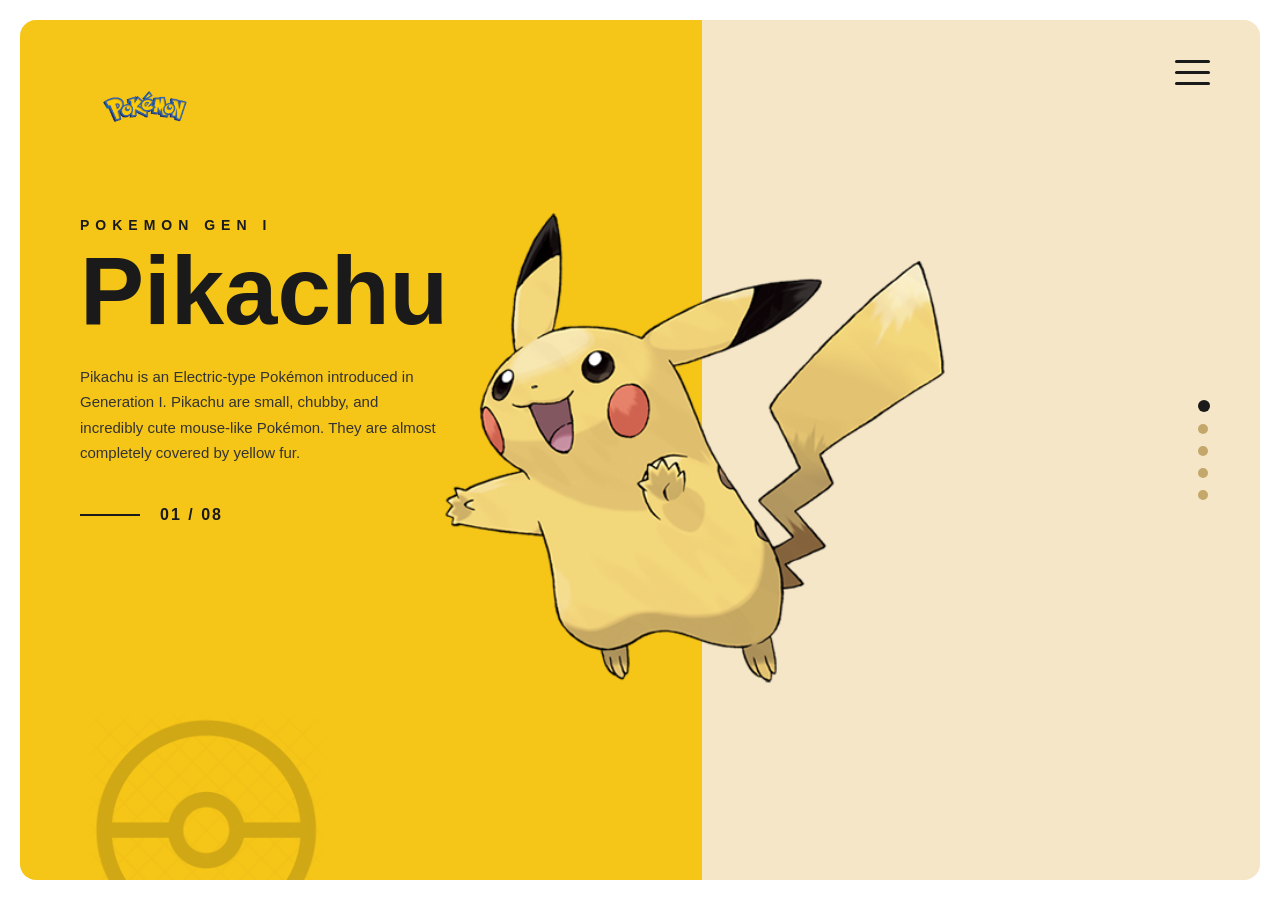
<file: Assignment-1/index.html>
<!DOCTYPE html>
<html lang="en">
<head>
    <meta charset="UTF-8">
    <meta name="viewport" content="width=device-width, initial-scale=1.0">
    <title>Pokemon - Pikachu</title>
    <link rel="stylesheet" href="style.css">
</head>
<body>
    <div class="container">
        <div class="left-panel">
            <nav class="navbar">
                <img src="pokemon.webp" alt="Pokemon Logo" class="logo">
            </nav>

            <div class="content">
                <p class="subtitle">POKEMON GEN I</p>
                <h1 class="title">Pikachu</h1>
                <p class="description">
                    Pikachu is an Electric-type Pok&eacute;mon introduced
                    in Generation I. Pikachu are small, chubby,
                    and incredibly cute mouse-like Pok&eacute;mon.
                    They are almost completely covered by
                    yellow fur.
                </p>
                <div class="pagination">
                    <span class="line"></span>
                    <span class="page-number">01 / 08</span>
                </div>
            </div>

            <div class="pokeball-bg">
                <img src="pokeball.webp" alt="Pokeball" class="pokeball-icon">
            </div>
        </div>

        <div class="right-panel">
            <div class="hamburger">
                <span></span>
                <span></span>
                <span></span>
            </div>

            <div class="dots">
                <span class="dot active"></span>
                <span class="dot"></span>
                <span class="dot"></span>
                <span class="dot"></span>
                <span class="dot"></span>
            </div>
        </div>

        <div class="pikachu-wrapper">
            <img src="pikachu.png" alt="Pikachu" class="pikachu-img">
        </div>
    </div>
</body>
</html>
</file>
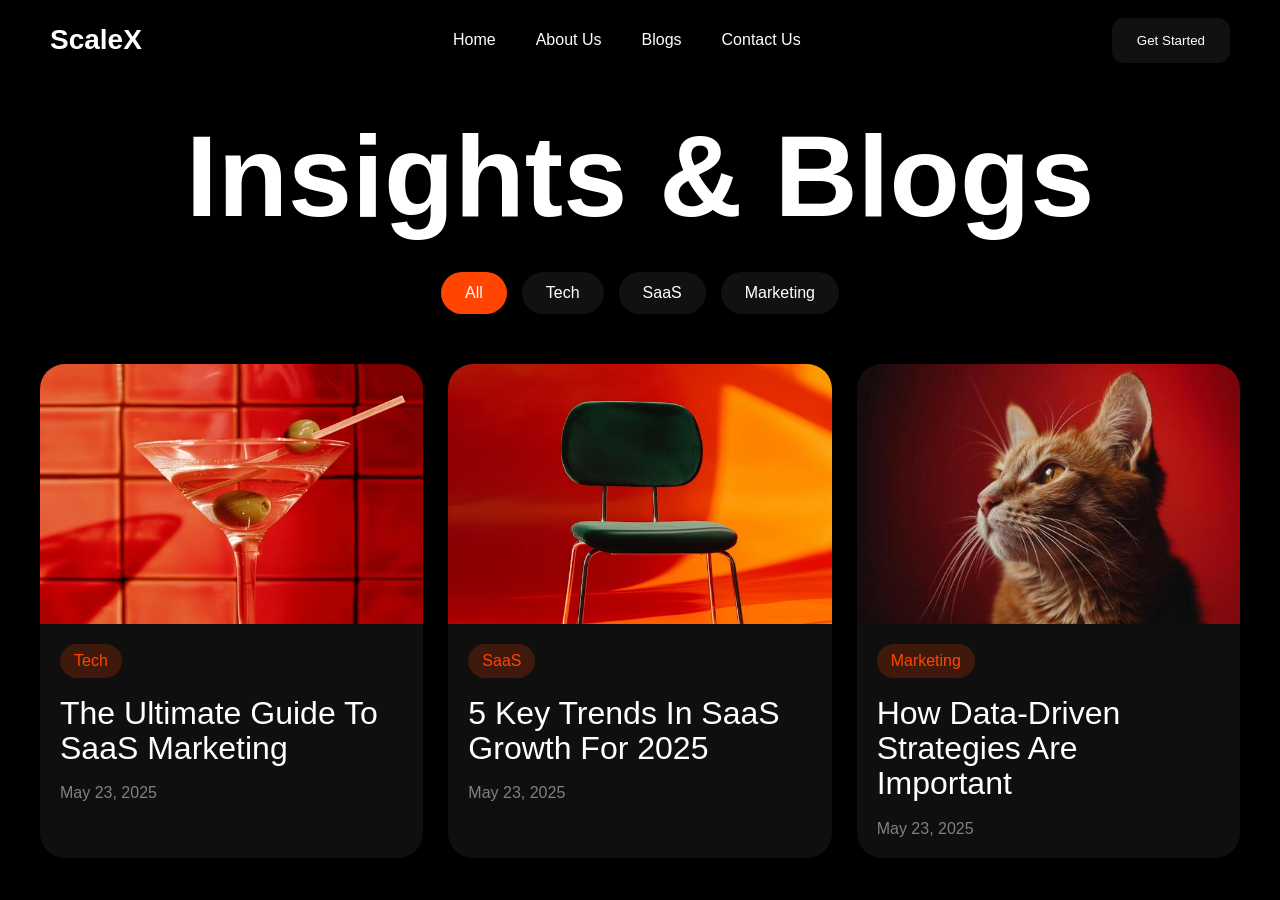
<file: Assignment-2/index.html>
<!DOCTYPE html>
<html lang="en">
<head>
    <meta charset="UTF-8">
    <meta name="viewport" content="width=device-width, initial-scale=1.0">
    <title>Insights & Blogs</title>
    <link rel="stylesheet" href="style.css">
</head>
<body>

    <nav>
        <div class="logo">ScaleX</div>

        <div class="nav-links">
            <a href="#">Home</a>
            <a href="#">About Us</a>
            <a href="#">Blogs</a>
            <a href="#">Contact Us</a>
        </div>

        <button>Get Started</button>
    </nav>

    <main>

        <h1>Insights & Blogs</h1>

        <div class="categories">
            <div class="pill active">All</div>
            <div class="pill">Tech</div>
            <div class="pill">SaaS</div>
            <div class="pill">Marketing</div>
        </div>

        <div class="blogs">

            <div class="card">
                <img src="./glass.avif" alt="">

                <div class="content">
                    <span class="badge">Tech</span>

                    <h3>The Ultimate Guide To SaaS Marketing</h3>

                    <p>May 23, 2025</p>
                </div>
            </div>

            <div class="card">
                <img src="./chair.avif" alt="">

                <div class="content">
                    <span class="badge">SaaS</span>

                    <h3>5 Key Trends In SaaS Growth For 2025</h3>

                    <p>May 23, 2025</p>
                </div>
            </div>

            <div class="card">
                <img src="./cat.jpg" alt="">

                <div class="content">
                    <span class="badge">Marketing</span>

                    <h3>How Data-Driven Strategies Are Important</h3>

                    <p>May 23, 2025</p>
                </div>
            </div>

        </div>

    </main>

</body>
</html>
</file>
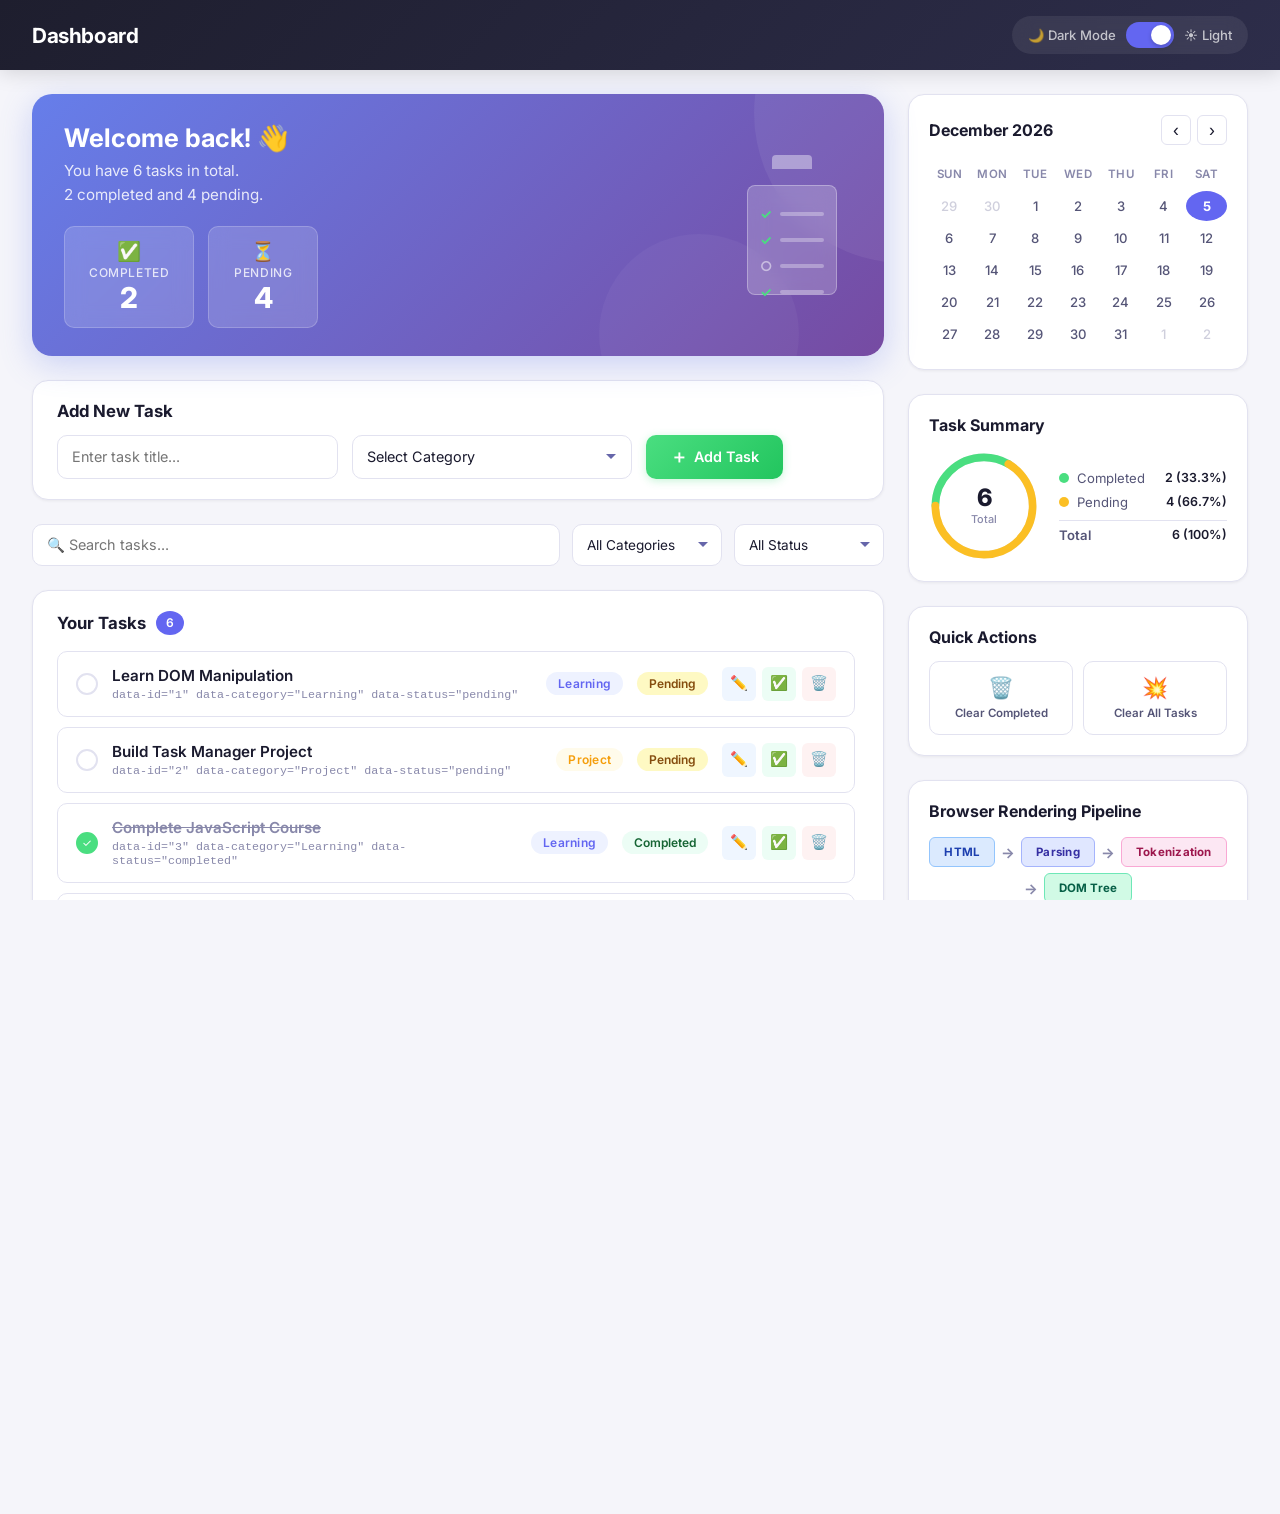
<file: Assignment-8 Task Manager/index.html>
<!DOCTYPE html>
<html lang="en" data-theme="light">
<head>
    <meta charset="UTF-8">
    <meta name="viewport" content="width=device-width, initial-scale=1.0">
    <meta name="description" content="A fully interactive Task Manager Application built with HTML, CSS, and Vanilla JavaScript demonstrating DOM manipulation, event handling, and the browser rendering pipeline.">
    <title>Task Manager Dashboard</title>
    <link rel="stylesheet" href="style.css">
    <link rel="preconnect" href="https://fonts.googleapis.com">
    <link rel="preconnect" href="https://fonts.gstatic.com" crossorigin>
    <link href="https://fonts.googleapis.com/css2?family=Inter:wght@300;400;500;600;700;800&display=swap" rel="stylesheet">
</head>
<body>
    <main>
        <div class="nav">
            <h3>Dashboard</h3>
            <div class="theme-toggle-wrapper">
                <span class="theme-label">🌙 Dark Mode</span>
                <label class="theme-switch" id="theme-switch">
                    <input type="checkbox" id="theme-checkbox">
                    <span class="slider"></span>
                </label>
                <span class="theme-label">☀️ Light</span>
            </div>
        </div>

        <div class="layout-container">
            <div class="left-column">
                <div class="wlcm">
                    <div class="wlcm-text">
                        <h2>Welcome back! 👋</h2>
                        <p id="task-summary-text">You have 0 tasks in total.</p>
                        <p id="task-summary-detail">0 completed and 0 pending.</p>
                        <div class="wlcm-counters">
                            <div class="counter-box completed-counter">
                                <span class="counter-icon">✅</span>
                                <span class="counter-label">Completed</span>
                                <span class="counter-value" id="completed-count">0</span>
                            </div>
                            <div class="counter-box pending-counter">
                                <span class="counter-icon">⏳</span>
                                <span class="counter-label">Pending</span>
                                <span class="counter-value" id="pending-count">0</span>
                            </div>
                        </div>
                    </div>
                    <div class="wlcm-image">
                        <div class="checklist-icon">
                            <div class="clipboard">
                                <div class="clip"></div>
                                <div class="paper">
                                    <div class="check-line"><span class="checkmark">✓</span><span class="line"></span></div>
                                    <div class="check-line"><span class="checkmark">✓</span><span class="line"></span></div>
                                    <div class="check-line"><span class="checkmark pending-mark">○</span><span class="line"></span></div>
                                    <div class="check-line"><span class="checkmark">✓</span><span class="line"></span></div>
                                </div>
                            </div>
                        </div>
                    </div>
                </div>

                <div class="taskadd">
                    <h3>Add New Task</h3>
                    <div class="taskadd1">
                        <input class="new1" id="task-title-input" type="text" placeholder="Enter task title..." value="">
                        <select class="new2" id="task-category-select">
                            <option value="" disabled selected>Select Category</option>
                            <option value="Learning">Learning</option>
                            <option value="Project">Project</option>
                            <option value="Personal">Personal</option>
                            <option value="Career">Career</option>
                            <option value="Health">Health</option>
                        </select>
                        <div class="taskbtn1">
                            <button id="add-task-btn">
                                <span class="btn-icon">＋</span> Add Task
                            </button>
                        </div>
                    </div>
                </div>

                <div class="search-filter-bar">
                    <input type="text" id="search-input" class="search-input" placeholder="🔍 Search tasks...">
                    <select id="filter-category" class="filter-select">
                        <option value="all">All Categories</option>
                        <option value="Learning">Learning</option>
                        <option value="Project">Project</option>
                        <option value="Personal">Personal</option>
                        <option value="Career">Career</option>
                        <option value="Health">Health</option>
                    </select>
                    <select id="filter-status" class="filter-select">
                        <option value="all">All Status</option>
                        <option value="pending">Pending</option>
                        <option value="completed">Completed</option>
                    </select>
                </div>

                <div class="viewtsk">
                    <div class="viewtsk-header">
                        <h3>Your Tasks <span class="task-count-badge" id="task-count-badge">0</span></h3>
                    </div>
                    <div id="task-list" class="task-list"></div>
                </div>

                <div class="last">
                    <div class="last1">
                        <h3>Event Propagation Demonstration</h3>
                        <h4>Event Bubbling (Default)</h4>
                        <div class="propagation-demo" id="grandparent-bubble">
                            <span class="prop-label">Grandparent (div)</span>
                            <div class="propagation-parent" id="parent-bubble">
                                <span class="prop-label">Parent (div)</span>
                                <button class="propagation-child" id="child-bubble">Child (button)</button>
                            </div>
                        </div>
                        <p class="prop-hint">Check console to see the order:</p>
                        <p class="prop-order">Child → Parent → Grandparent</p>
                    </div>
                    <div class="last2">
                        <h4>Event Capturing (useCapture: true)</h4>
                        <div class="propagation-demo" id="grandparent-capture">
                            <span class="prop-label">Grandparent (div)</span>
                            <div class="propagation-parent" id="parent-capture">
                                <span class="prop-label">Parent (div)</span>
                                <button class="propagation-child" id="child-capture">Child (button)</button>
                            </div>
                        </div>
                        <p class="prop-hint">Check console to see the order:</p>
                        <p class="prop-order">Grandparent → Parent → Child</p>
                    </div>
                </div>
            </div>

            <div class="right-column">
                <div class="calendar-widget">
                    <div class="calendar-header">
                        <h3 id="calendar-month-year"></h3>
                        <div class="calendar-nav">
                            <button id="cal-prev" class="cal-nav-btn">‹</button>
                            <button id="cal-next" class="cal-nav-btn">›</button>
                        </div>
                    </div>
                    <div class="calendar-grid">
                        <div class="cal-day-name">Sun</div>
                        <div class="cal-day-name">Mon</div>
                        <div class="cal-day-name">Tue</div>
                        <div class="cal-day-name">Wed</div>
                        <div class="cal-day-name">Thu</div>
                        <div class="cal-day-name">Fri</div>
                        <div class="cal-day-name">Sat</div>
                    </div>
                    <div class="calendar-days" id="calendar-days"></div>
                </div>

                <div class="task-summary-widget">
                    <h3>Task Summary</h3>
                    <div class="donut-container">
                        <div class="donut-chart" id="donut-chart">
                            <svg viewBox="0 0 36 36" class="donut-svg">
                                <circle class="donut-ring" cx="18" cy="18" r="15.9155" fill="transparent" stroke="#eee" stroke-width="2.5"></circle>
                                <circle class="donut-segment-completed" id="donut-completed" cx="18" cy="18" r="15.9155" fill="transparent" stroke="#4ade80" stroke-width="2.5" stroke-dasharray="0 100" stroke-dashoffset="25" stroke-linecap="round"></circle>
                                <circle class="donut-segment-pending" id="donut-pending" cx="18" cy="18" r="15.9155" fill="transparent" stroke="#fbbf24" stroke-width="2.5" stroke-dasharray="0 100" stroke-dashoffset="25" stroke-linecap="round"></circle>
                            </svg>
                            <div class="donut-center">
                                <span class="donut-total" id="donut-total">0</span>
                                <span class="donut-label">Total</span>
                            </div>
                        </div>
                        <div class="donut-legend">
                            <div class="legend-item">
                                <span class="legend-dot completed-dot"></span>
                                <span>Completed</span>
                                <span class="legend-value" id="legend-completed">0 (0%)</span>
                            </div>
                            <div class="legend-item">
                                <span class="legend-dot pending-dot"></span>
                                <span>Pending</span>
                                <span class="legend-value" id="legend-pending">0 (0%)</span>
                            </div>
                            <div class="legend-item total-item">
                                <span>Total</span>
                                <span class="legend-value" id="legend-total">0 (100%)</span>
                            </div>
                        </div>
                    </div>
                </div>

                <div class="quick-actions-widget">
                    <h3>Quick Actions</h3>
                    <div class="quick-actions-grid">
                        <button class="quick-action-btn" id="clear-completed-btn">
                            <span class="qa-icon">🗑️</span>
                            <span class="qa-label">Clear Completed</span>
                        </button>
                        <button class="quick-action-btn" id="clear-all-btn">
                            <span class="qa-icon">💥</span>
                            <span class="qa-label">Clear All Tasks</span>
                        </button>
                    </div>
                </div>

                <div class="pipeline-widget">
                    <h3>Browser Rendering Pipeline</h3>
                    <div class="pipeline-flow">
                        <div class="pipeline-row">
                            <div class="pipeline-card html-card">HTML</div>
                            <div class="pipeline-arrow">→</div>
                            <div class="pipeline-card parse-card">Parsing</div>
                            <div class="pipeline-arrow">→</div>
                            <div class="pipeline-card token-card">Tokenization</div>
                            <div class="pipeline-arrow">→</div>
                            <div class="pipeline-card dom-card">DOM Tree</div>
                        </div>
                        <div class="pipeline-connector">↓</div>
                        <div class="pipeline-row">
                            <div class="pipeline-card css-card">CSS</div>
                            <div class="pipeline-arrow">→</div>
                            <div class="pipeline-card cssom-card">CSSOM Tree</div>
                            <div class="pipeline-arrow-long">─────→</div>
                            <div class="pipeline-card merge-card">DOM Tree + CSSOM Tree</div>
                        </div>
                        <div class="pipeline-connector">↓</div>
                        <div class="pipeline-row pipeline-row-center">
                            <div class="pipeline-card render-card">Render Tree</div>
                        </div>
                    </div>
                </div>
            </div>
        </div>
    </main>

    <script src="script.js"></script>
</body>
</html>
</file>
<file: Assignment-1/style.css>
* {
    margin: 0;
    padding: 0;
    box-sizing: border-box;
}

body {
    font-family: 'Segoe UI', Tahoma, Geneva, Verdana, sans-serif;
    overflow: hidden;
    height: 100vh;
    padding: 20px;
    background-color: #fff;
}

.container {
    display: flex;
    height: calc(100vh - 40px);
    position: relative;
    border-radius: 16px;
    overflow: hidden;
}

.left-panel {
    width: 55%;
    background-color: #f5c518;
    position: relative;
    display: flex;
    flex-direction: column;
    padding: 40px 60px;
    overflow: hidden;
}

.right-panel {
    width: 45%;
    background-color: #f5e6c8;
    position: relative;
    display: flex;
    flex-direction: column;
    align-items: flex-end;
    padding: 40px 50px;
}

.navbar {
    margin-bottom: 60px;
}

.logo {
    width: 130px;
    height: auto;
}

.content {
    position: relative;
    z-index: 2;
    max-width: 420px;
}

.subtitle {
    font-size: 14px;
    font-weight: 600;
    letter-spacing: 6px;
    color: #1a1a1a;
    margin-bottom: 10px;
}

.title {
    font-size: 96px;
    font-weight: 800;
    color: #1a1a1a;
    line-height: 1;
    margin-bottom: 25px;
}

.description {
    font-size: 15px;
    line-height: 1.7;
    color: #333;
    max-width: 360px;
    margin-bottom: 40px;
}

.pagination {
    display: flex;
    align-items: center;
    gap: 20px;
}

.line {
    display: inline-block;
    width: 60px;
    height: 2px;
    background-color: #1a1a1a;
}

.page-number {
    font-size: 16px;
    font-weight: 700;
    color: #1a1a1a;
    letter-spacing: 2px;
}

.pokeball-bg {
    position: absolute;
    bottom: -80px;
    left: 60px;
    z-index: 1;
    opacity: 0.15;
}

.pokeball-icon {
    width: 250px;
    height: 250px;
}

.hamburger {
    display: flex;
    flex-direction: column;
    gap: 8px;
    cursor: pointer;
}

.hamburger span {
    display: block;
    width: 35px;
    height: 3px;
    background-color: #1a1a1a;
    border-radius: 2px;
}

.dots {
    position: absolute;
    right: 50px;
    top: 50%;
    transform: translateY(-50%);
    display: flex;
    flex-direction: column;
    gap: 12px;
}

.dot {
    width: 10px;
    height: 10px;
    border-radius: 50%;
    background-color: #c4a86b;
}

.dot.active {
    width: 12px;
    height: 12px;
    background-color: #1a1a1a;
}

.pikachu-wrapper {
    position: absolute;
    top: 50%;
    left: 50%;
    transform: translate(-40%, -50%);
    z-index: 10;
    pointer-events: none;
}

.pikachu-img {
    width: 550px;
    height: auto;
}
</file>
<file: Assignment-2/style.css>
*{
    margin: 0;
    padding: 0;
    box-sizing: border-box;
    font-family: Arial, Helvetica, sans-serif;
}

html,body{
    width: 100%;
    height: 100%;
}

body{
    background-color: #000;
    color: white;
}

nav{
    width: 100%;
    height: 80px;
    padding: 0 50px;

    display: flex;
    justify-content: space-between;
    align-items: center;
}

.logo{
    font-size: 28px;
    font-weight: 700;
}

.nav-links{
    display: flex;
    gap: 40px;
}

.nav-links a{
    text-decoration: none;
    color: white;
}

nav button{
    padding: 15px 25px;
    border: none;
    border-radius: 12px;
    background-color: #111;
    color: white;
}

main{
    width: 100%;
    padding: 30px 40px;
    position: relative;
}

main h1{
    text-align: center;
    font-size: 9vw;
    font-weight: 600;
}

.categories{
    margin-top: 30px;

    display: flex;
    justify-content: center;
    align-items: center;
    gap: 15px;
}

.pill{
    padding: 12px 24px;
    background-color: #111;
    border-radius: 30px;
}

.active{
    background-color: orangered;
}

.blogs{
    width: 100%;
    margin-top: 50px;

    display: flex;
    justify-content: space-between;
    gap: 25px;
}

.card{
    width: 32%;
    background-color: #0f0f0f;
    border-radius: 25px;
    overflow: hidden;

    position: relative;
}

.card img{
    width: 100%;
    height: 260px;
    object-fit: cover;
    display: block;
}

.content{
    padding: 20px;
    position: relative;
}

.badge{
    display: inline-block;
    padding: 8px 14px;
    border-radius: 20px;
    background-color: rgba(255, 69, 0, 0.2);
    color: orangered;
}

.content h3{
    margin-top: 18px;
    font-size: 32px;
    font-weight: 500;
    line-height: 1.1;
}

.content p{
    margin-top: 18px;
    color: gray;
}

@media(max-width:900px){

    .nav-links{
        display: none;
    }

    .blogs{
        flex-direction: column;
    }

    .card{
        width: 100%;
    }

    main h1{
        font-size: 60px;
    }
}
</file>
<file: Assignment-8 Task Manager/style.css>
* {
    margin: 0;
    padding: 0;
    box-sizing: border-box;
}

:root {
    --bg-primary: #f5f5fa;
    --bg-secondary: #ffffff;
    --bg-card: #ffffff;
    --bg-nav: #1e1e2e;
    --text-primary: #1a1a2e;
    --text-secondary: #555577;
    --text-muted: #8888aa;
    --border-color: #e2e2f0;
    --shadow-sm: 0 1px 3px rgba(0, 0, 0, 0.06);
    --shadow-md: 0 4px 12px rgba(0, 0, 0, 0.08);
    --shadow-lg: 0 8px 30px rgba(0, 0, 0, 0.1);
    --shadow-glow: 0 0 20px rgba(99, 102, 241, 0.15);
    --accent-primary: #6366f1;
    --accent-primary-light: #818cf8;
    --accent-green: #4ade80;
    --accent-green-bg: #ecfdf5;
    --accent-green-text: #166534;
    --accent-yellow: #fbbf24;
    --accent-yellow-bg: #fef9c3;
    --accent-yellow-text: #854d0e;
    --accent-red: #f87171;
    --accent-red-bg: #fef2f2;
    --accent-red-text: #991b1b;
    --accent-blue: #60a5fa;
    --accent-blue-bg: #eff6ff;
    --accent-blue-text: #1e40af;
    --accent-purple: #a78bfa;
    --accent-purple-bg: #f5f3ff;
    --accent-orange: #fb923c;
    --accent-orange-bg: #fff7ed;
    --accent-teal: #2dd4bf;
    --accent-teal-bg: #f0fdfa;
    --cat-learning: #6366f1;
    --cat-learning-bg: #eef2ff;
    --cat-project: #f59e0b;
    --cat-project-bg: #fffbeb;
    --cat-personal: #ec4899;
    --cat-personal-bg: #fdf2f8;
    --cat-career: #10b981;
    --cat-career-bg: #ecfdf5;
    --cat-health: #ef4444;
    --cat-health-bg: #fef2f2;
    --radius-sm: 6px;
    --radius-md: 10px;
    --radius-lg: 16px;
    --radius-xl: 20px;
    --radius-full: 50%;
    --transition-fast: 0.15s ease;
    --transition-normal: 0.25s ease;
    --transition-slow: 0.4s ease;
    --gap-sm: 8px;
    --gap-md: 16px;
    --gap-lg: 24px;
}

[data-theme="dark"] {
    --bg-primary: #0f0f1a;
    --bg-secondary: #1a1a2e;
    --bg-card: #1e1e32;
    --bg-nav: #12121e;
    --text-primary: #e8e8f0;
    --text-secondary: #a0a0c0;
    --text-muted: #6868a0;
    --border-color: #2a2a45;
    --shadow-sm: 0 1px 3px rgba(0, 0, 0, 0.3);
    --shadow-md: 0 4px 12px rgba(0, 0, 0, 0.4);
    --shadow-lg: 0 8px 30px rgba(0, 0, 0, 0.5);
    --shadow-glow: 0 0 20px rgba(99, 102, 241, 0.3);
    --accent-green-bg: #052e16;
    --accent-green-text: #86efac;
    --accent-yellow-bg: #422006;
    --accent-yellow-text: #fde68a;
    --accent-red-bg: #450a0a;
    --accent-red-text: #fca5a5;
    --accent-blue-bg: #172554;
    --accent-blue-text: #93c5fd;
    --accent-purple-bg: #2e1065;
    --accent-orange-bg: #431407;
    --accent-teal-bg: #042f2e;
    --cat-learning-bg: #1e1b4b;
    --cat-project-bg: #451a03;
    --cat-personal-bg: #500724;
    --cat-career-bg: #052e16;
    --cat-health-bg: #450a0a;
}

html, body {
    width: 100%;
    height: 100%;
    font-family: 'Inter', Arial, Helvetica, sans-serif;
    background-color: var(--bg-primary);
    color: var(--text-primary);
    transition: background-color var(--transition-normal), color var(--transition-normal);
    overflow-x: hidden;
}

main {
    width: 100%;
    min-height: 100%;
    padding: 0;
}

.nav {
    width: 100%;
    height: auto;
    background: linear-gradient(135deg, #1e1e2e 0%, #2d2d4a 100%);
    padding: 16px 32px;
    display: flex;
    justify-content: space-between;
    align-items: center;
    position: sticky;
    top: 0;
    z-index: 100;
    box-shadow: 0 2px 20px rgba(0, 0, 0, 0.15);
}

.nav h3 {
    color: #ffffff;
    font-size: 1.3rem;
    font-weight: 700;
    letter-spacing: -0.02em;
}

.theme-toggle-wrapper {
    display: flex;
    align-items: center;
    gap: 10px;
    background: rgba(255, 255, 255, 0.08);
    padding: 6px 16px;
    border-radius: var(--radius-xl);
    backdrop-filter: blur(10px);
}

.theme-label {
    color: rgba(255, 255, 255, 0.7);
    font-size: 0.82rem;
    font-weight: 500;
}

.theme-switch {
    position: relative;
    display: inline-block;
    width: 48px;
    height: 26px;
}

.theme-switch input {
    opacity: 0;
    width: 0;
    height: 0;
}

.slider {
    position: absolute;
    cursor: pointer;
    top: 0;
    left: 0;
    right: 0;
    bottom: 0;
    background: rgba(255, 255, 255, 0.15);
    border-radius: 26px;
    transition: var(--transition-normal);
}

.slider::before {
    content: '';
    position: absolute;
    height: 20px;
    width: 20px;
    left: 3px;
    bottom: 3px;
    background: #ffffff;
    border-radius: 50%;
    transition: var(--transition-normal);
    box-shadow: 0 2px 4px rgba(0, 0, 0, 0.2);
}

.theme-switch input:checked + .slider {
    background: var(--accent-primary);
}

.theme-switch input:checked + .slider::before {
    transform: translateX(22px);
}

.layout-container {
    display: flex;
    gap: var(--gap-lg);
    padding: var(--gap-lg) 32px;
    max-width: 1400px;
    margin: 0 auto;
}

.left-column {
    flex: 1;
    min-width: 0;
    display: flex;
    flex-direction: column;
    gap: var(--gap-lg);
}

.right-column {
    width: 340px;
    flex-shrink: 0;
    display: flex;
    flex-direction: column;
    gap: var(--gap-lg);
}

.wlcm {
    background: linear-gradient(135deg, #667eea 0%, #764ba2 100%);
    margin-top: 0;
    width: 100%;
    height: auto;
    border-radius: var(--radius-xl);
    padding: 28px 32px;
    display: flex;
    justify-content: space-between;
    align-items: center;
    box-shadow: 0 8px 32px rgba(102, 126, 234, 0.3);
    overflow: hidden;
    position: relative;
}

.wlcm::before {
    content: '';
    position: absolute;
    top: -50%;
    right: -20%;
    width: 300px;
    height: 300px;
    background: rgba(255, 255, 255, 0.06);
    border-radius: 50%;
}

.wlcm::after {
    content: '';
    position: absolute;
    bottom: -30%;
    right: 10%;
    width: 200px;
    height: 200px;
    background: rgba(255, 255, 255, 0.04);
    border-radius: 50%;
}

.wlcm-text {
    position: relative;
    z-index: 1;
}

.wlcm-text h2 {
    color: #ffffff;
    font-size: 1.6rem;
    font-weight: 700;
    margin-bottom: 6px;
}

.wlcm-text p {
    color: rgba(255, 255, 255, 0.85);
    font-size: 0.95rem;
    line-height: 1.6;
}

.wlcm-counters {
    display: flex;
    gap: 14px;
    margin-top: 18px;
}

.counter-box {
    display: flex;
    flex-direction: column;
    align-items: center;
    background: rgba(255, 255, 255, 0.15);
    backdrop-filter: blur(10px);
    padding: 12px 24px;
    border-radius: var(--radius-md);
    min-width: 110px;
    border: 1px solid rgba(255, 255, 255, 0.2);
    transition: transform var(--transition-fast);
}

.counter-box:hover {
    transform: translateY(-2px);
}

.counter-icon {
    font-size: 1.2rem;
    margin-bottom: 2px;
}

.counter-label {
    color: rgba(255, 255, 255, 0.8);
    font-size: 0.75rem;
    font-weight: 500;
    text-transform: uppercase;
    letter-spacing: 0.05em;
}

.counter-value {
    color: #ffffff;
    font-size: 1.8rem;
    font-weight: 800;
}

.wlcm-image {
    position: relative;
    z-index: 1;
    flex-shrink: 0;
}

.checklist-icon {
    width: 120px;
    height: 140px;
    position: relative;
}

.clipboard {
    width: 100%;
    height: 100%;
    position: relative;
}

.clip {
    width: 40px;
    height: 14px;
    background: rgba(255, 255, 255, 0.4);
    border-radius: 4px 4px 0 0;
    position: absolute;
    top: 0;
    left: 50%;
    transform: translateX(-50%);
    z-index: 2;
}

.paper {
    width: 90px;
    height: 110px;
    background: rgba(255, 255, 255, 0.2);
    border-radius: 8px;
    position: absolute;
    bottom: 0;
    left: 50%;
    transform: translateX(-50%);
    padding: 20px 12px 12px;
    display: flex;
    flex-direction: column;
    gap: 10px;
    backdrop-filter: blur(10px);
    border: 1px solid rgba(255, 255, 255, 0.3);
}

.check-line {
    display: flex;
    align-items: center;
    gap: 8px;
}

.checkmark {
    color: #4ade80;
    font-size: 0.85rem;
    font-weight: 700;
}

.pending-mark {
    color: rgba(255, 255, 255, 0.5);
}

.check-line .line {
    flex: 1;
    height: 4px;
    background: rgba(255, 255, 255, 0.3);
    border-radius: 2px;
}

.taskadd {
    background-color: var(--bg-card);
    width: 100%;
    height: auto;
    margin-top: 0;
    padding: 20px 24px;
    border-radius: var(--radius-lg);
    box-shadow: var(--shadow-sm);
    border: 1px solid var(--border-color);
    transition: background-color var(--transition-normal), border-color var(--transition-normal);
}

.taskadd h3 {
    font-size: 1.05rem;
    font-weight: 700;
    margin-bottom: 14px;
    color: var(--text-primary);
}

.taskadd1 {
    display: flex;
    flex-direction: row;
    gap: 14px;
    padding: 0;
    align-items: center;
}

.new1, .new2 {
    border: 1.5px solid var(--border-color);
    width: 35%;
    height: 44px;
    border-radius: var(--radius-md);
    padding: 0 14px;
    font-size: 0.9rem;
    font-family: 'Inter', sans-serif;
    background: var(--bg-secondary);
    color: var(--text-primary);
    transition: all var(--transition-fast);
    outline: none;
}

.new1:focus, .new2:focus {
    border-color: var(--accent-primary);
    box-shadow: 0 0 0 3px rgba(99, 102, 241, 0.15);
}

.new2 {
    cursor: pointer;
    appearance: none;
    -webkit-appearance: none;
    background-image: url("data:image/svg+xml,%3Csvg xmlns='http://www.w3.org/2000/svg' width='12' height='12' viewBox='0 0 12 12'%3E%3Cpath fill='%236666aa' d='M6 8L1 3h10z'/%3E%3C/svg%3E");
    background-repeat: no-repeat;
    background-position: right 14px center;
    padding-right: 36px;
}

.taskbtn1 {
    flex-shrink: 0;
}

.taskadd1 button {
    border: none;
    border-radius: var(--radius-md);
    width: auto;
    height: 44px;
    padding: 0 24px;
    background: linear-gradient(135deg, #4ade80, #22c55e);
    color: #ffffff;
    font-weight: 600;
    font-size: 0.9rem;
    font-family: 'Inter', sans-serif;
    cursor: pointer;
    display: flex;
    align-items: center;
    gap: 6px;
    transition: all var(--transition-fast);
    box-shadow: 0 2px 8px rgba(74, 222, 128, 0.3);
    white-space: nowrap;
}

.taskadd1 button:hover {
    transform: translateY(-1px);
    box-shadow: 0 4px 16px rgba(74, 222, 128, 0.4);
}

.taskadd1 button:active {
    transform: translateY(0);
}

.btn-icon {
    font-size: 1.1rem;
}

.search-filter-bar {
    display: flex;
    gap: 12px;
    align-items: center;
}

.search-input {
    flex: 1;
    height: 42px;
    border: 1.5px solid var(--border-color);
    border-radius: var(--radius-md);
    padding: 0 14px;
    font-size: 0.9rem;
    font-family: 'Inter', sans-serif;
    background: var(--bg-card);
    color: var(--text-primary);
    transition: all var(--transition-fast);
    outline: none;
}

.search-input:focus {
    border-color: var(--accent-primary);
    box-shadow: 0 0 0 3px rgba(99, 102, 241, 0.15);
}

.filter-select {
    height: 42px;
    border: 1.5px solid var(--border-color);
    border-radius: var(--radius-md);
    padding: 0 14px;
    font-size: 0.85rem;
    font-family: 'Inter', sans-serif;
    background: var(--bg-card);
    color: var(--text-primary);
    cursor: pointer;
    outline: none;
    transition: all var(--transition-fast);
    appearance: none;
    -webkit-appearance: none;
    background-image: url("data:image/svg+xml,%3Csvg xmlns='http://www.w3.org/2000/svg' width='12' height='12' viewBox='0 0 12 12'%3E%3Cpath fill='%236666aa' d='M6 8L1 3h10z'/%3E%3C/svg%3E");
    background-repeat: no-repeat;
    background-position: right 12px center;
    padding-right: 32px;
    min-width: 150px;
}

.filter-select:focus {
    border-color: var(--accent-primary);
}

.viewtsk {
    height: auto;
    width: 100%;
    background-color: var(--bg-card);
    margin-top: 0;
    border-radius: var(--radius-lg);
    padding: 20px 24px;
    box-shadow: var(--shadow-sm);
    border: 1px solid var(--border-color);
    transition: background-color var(--transition-normal), border-color var(--transition-normal);
}

.viewtsk-header {
    display: flex;
    justify-content: space-between;
    align-items: center;
    margin-bottom: 16px;
}

.viewtsk-header h3 {
    font-size: 1.05rem;
    font-weight: 700;
    display: flex;
    align-items: center;
    gap: 10px;
}

.task-count-badge {
    background: var(--accent-primary);
    color: #fff;
    font-size: 0.75rem;
    font-weight: 600;
    padding: 2px 10px;
    border-radius: var(--radius-full);
    display: inline-flex;
    align-items: center;
    justify-content: center;
    min-width: 24px;
    height: 24px;
}

.task-list {
    display: flex;
    flex-direction: column;
    gap: 10px;
    max-height: 500px;
    overflow-y: auto;
    padding-right: 4px;
}

.task-list::-webkit-scrollbar {
    width: 5px;
}

.task-list::-webkit-scrollbar-track {
    background: transparent;
}

.task-list::-webkit-scrollbar-thumb {
    background: var(--border-color);
    border-radius: 10px;
}

.task-card {
    display: flex;
    align-items: center;
    gap: 14px;
    padding: 14px 18px;
    background: var(--bg-secondary);
    border-radius: var(--radius-md);
    border: 1px solid var(--border-color);
    transition: all var(--transition-fast);
    animation: slideIn 0.3s ease forwards;
}

@keyframes slideIn {
    from {
        opacity: 0;
        transform: translateY(-10px);
    }
    to {
        opacity: 1;
        transform: translateY(0);
    }
}

@keyframes slideOut {
    from {
        opacity: 1;
        transform: translateX(0);
    }
    to {
        opacity: 0;
        transform: translateX(50px);
    }
}

.task-card:hover {
    box-shadow: var(--shadow-md);
    border-color: var(--accent-primary-light);
}

.task-card.completed {
    opacity: 0.75;
}

.task-card.completed .task-title {
    text-decoration: line-through;
    color: var(--text-muted);
}

.task-status-indicator {
    width: 22px;
    height: 22px;
    border-radius: var(--radius-full);
    border: 2px solid var(--border-color);
    flex-shrink: 0;
    cursor: pointer;
    transition: all var(--transition-fast);
    display: flex;
    align-items: center;
    justify-content: center;
    font-size: 0.7rem;
    color: transparent;
}

.task-status-indicator:hover {
    border-color: var(--accent-green);
    background: var(--accent-green-bg);
}

.task-card.completed .task-status-indicator {
    background: var(--accent-green);
    border-color: var(--accent-green);
    color: #ffffff;
}

.task-info {
    flex: 1;
    min-width: 0;
}

.task-title {
    font-weight: 600;
    font-size: 0.95rem;
    color: var(--text-primary);
    margin-bottom: 3px;
    transition: color var(--transition-fast);
}

.task-meta {
    font-size: 0.73rem;
    color: var(--text-muted);
    font-family: 'Courier New', monospace;
}

.task-category-badge {
    padding: 4px 12px;
    border-radius: var(--radius-xl);
    font-size: 0.75rem;
    font-weight: 600;
    flex-shrink: 0;
    letter-spacing: 0.02em;
}

.cat-Learning { background: var(--cat-learning-bg); color: var(--cat-learning); }
.cat-Project { background: var(--cat-project-bg); color: var(--cat-project); }
.cat-Personal { background: var(--cat-personal-bg); color: var(--cat-personal); }
.cat-Career { background: var(--cat-career-bg); color: var(--cat-career); }
.cat-Health { background: var(--cat-health-bg); color: var(--cat-health); }

.task-status-badge {
    padding: 4px 12px;
    border-radius: var(--radius-xl);
    font-size: 0.75rem;
    font-weight: 600;
    flex-shrink: 0;
}

.status-pending {
    background: var(--accent-yellow-bg);
    color: var(--accent-yellow-text);
}

.status-completed {
    background: var(--accent-green-bg);
    color: var(--accent-green-text);
}

.task-actions {
    display: flex;
    gap: 6px;
    flex-shrink: 0;
}

.task-action-btn {
    width: 34px;
    height: 34px;
    border: none;
    border-radius: var(--radius-sm);
    cursor: pointer;
    display: flex;
    align-items: center;
    justify-content: center;
    font-size: 0.9rem;
    transition: all var(--transition-fast);
    background: transparent;
}

.edit-btn {
    color: var(--accent-blue);
    background: var(--accent-blue-bg);
}

.edit-btn:hover {
    background: var(--accent-blue);
    color: #ffffff;
    transform: scale(1.08);
}

.complete-btn {
    color: var(--accent-green);
    background: var(--accent-green-bg);
}

.complete-btn:hover {
    background: var(--accent-green);
    color: #ffffff;
    transform: scale(1.08);
}

.delete-btn {
    color: var(--accent-red);
    background: var(--accent-red-bg);
}

.delete-btn:hover {
    background: var(--accent-red);
    color: #ffffff;
    transform: scale(1.08);
}

.task-edit-input {
    width: 100%;
    padding: 6px 10px;
    border: 1.5px solid var(--accent-primary);
    border-radius: var(--radius-sm);
    font-family: 'Inter', sans-serif;
    font-size: 0.9rem;
    background: var(--bg-card);
    color: var(--text-primary);
    outline: none;
}

.empty-state {
    text-align: center;
    padding: 40px 20px;
    color: var(--text-muted);
}

.empty-state .empty-icon {
    font-size: 3rem;
    margin-bottom: 12px;
    opacity: 0.5;
}

.empty-state p {
    font-size: 0.95rem;
    font-weight: 500;
}

.empty-state .empty-hint {
    font-size: 0.82rem;
    margin-top: 4px;
}

.last {
    width: 100%;
    height: auto;
    background-color: var(--bg-card);
    margin-top: 0;
    display: flex;
    justify-content: space-between;
    padding: 24px;
    border-radius: var(--radius-lg);
    box-shadow: var(--shadow-sm);
    border: 1px solid var(--border-color);
    gap: 24px;
    transition: background-color var(--transition-normal), border-color var(--transition-normal);
}

.last1, .last2 {
    flex: 1;
}

.last h3 {
    font-size: 1.05rem;
    font-weight: 700;
    margin-bottom: 16px;
    color: var(--text-primary);
}

.last h4 {
    font-size: 0.9rem;
    font-weight: 600;
    margin-bottom: 12px;
    color: var(--text-secondary);
}

.propagation-demo {
    background: linear-gradient(135deg, #fef3c7, #fde68a);
    border: 2px solid #fbbf24;
    border-radius: var(--radius-md);
    padding: 16px;
    cursor: pointer;
    transition: all var(--transition-fast);
    position: relative;
}

.propagation-demo:hover {
    box-shadow: 0 0 0 3px rgba(251, 191, 36, 0.3);
}

.propagation-parent {
    background: linear-gradient(135deg, #dbeafe, #bfdbfe);
    border: 2px solid #60a5fa;
    border-radius: var(--radius-sm);
    padding: 14px;
    margin-top: 8px;
    cursor: pointer;
    transition: all var(--transition-fast);
}

.propagation-parent:hover {
    box-shadow: 0 0 0 3px rgba(96, 165, 250, 0.3);
}

.propagation-child {
    display: block;
    margin-top: 8px;
    padding: 8px 16px;
    background: linear-gradient(135deg, #bbf7d0, #86efac);
    border: 2px solid #4ade80;
    border-radius: var(--radius-sm);
    font-family: 'Inter', sans-serif;
    font-weight: 600;
    font-size: 0.82rem;
    cursor: pointer;
    transition: all var(--transition-fast);
    color: #166534;
}

.propagation-child:hover {
    transform: scale(1.03);
    box-shadow: 0 0 0 3px rgba(74, 222, 128, 0.3);
}

.prop-label {
    font-size: 0.78rem;
    font-weight: 600;
    color: var(--text-secondary);
    opacity: 0.8;
}

.prop-hint {
    margin-top: 12px;
    font-size: 0.8rem;
    color: var(--text-muted);
}

.prop-order {
    font-size: 0.85rem;
    font-weight: 600;
    color: var(--accent-green);
    margin-top: 2px;
}

.prop-highlight {
    animation: propPulse 0.5s ease;
}

@keyframes propPulse {
    0% { box-shadow: 0 0 0 0 rgba(99, 102, 241, 0.5); }
    50% { box-shadow: 0 0 0 8px rgba(99, 102, 241, 0.2); }
    100% { box-shadow: 0 0 0 0 rgba(99, 102, 241, 0); }
}

.calendar-widget {
    background: var(--bg-card);
    border-radius: var(--radius-lg);
    padding: 20px;
    box-shadow: var(--shadow-sm);
    border: 1px solid var(--border-color);
    transition: background-color var(--transition-normal), border-color var(--transition-normal);
}

.calendar-header {
    display: flex;
    justify-content: space-between;
    align-items: center;
    margin-bottom: 16px;
}

.calendar-header h3 {
    font-size: 1rem;
    font-weight: 700;
}

.calendar-nav {
    display: flex;
    gap: 6px;
}

.cal-nav-btn {
    width: 30px;
    height: 30px;
    border: 1px solid var(--border-color);
    border-radius: var(--radius-sm);
    background: var(--bg-secondary);
    color: var(--text-primary);
    font-size: 1.1rem;
    cursor: pointer;
    display: flex;
    align-items: center;
    justify-content: center;
    transition: all var(--transition-fast);
}

.cal-nav-btn:hover {
    background: var(--accent-primary);
    color: #ffffff;
    border-color: var(--accent-primary);
}

.calendar-grid {
    display: grid;
    grid-template-columns: repeat(7, 1fr);
    gap: 2px;
    margin-bottom: 4px;
}

.cal-day-name {
    text-align: center;
    font-size: 0.72rem;
    font-weight: 600;
    color: var(--text-muted);
    padding: 6px 0;
    text-transform: uppercase;
    letter-spacing: 0.04em;
}

.calendar-days {
    display: grid;
    grid-template-columns: repeat(7, 1fr);
    gap: 2px;
}

.cal-day {
    text-align: center;
    padding: 7px 0;
    font-size: 0.82rem;
    font-weight: 500;
    color: var(--text-secondary);
    border-radius: var(--radius-sm);
    cursor: default;
    transition: all var(--transition-fast);
}

.cal-day.other-month {
    color: var(--text-muted);
    opacity: 0.4;
}

.cal-day.today {
    background: var(--accent-primary);
    color: #ffffff;
    font-weight: 700;
    border-radius: var(--radius-full);
}

.task-summary-widget {
    background: var(--bg-card);
    border-radius: var(--radius-lg);
    padding: 20px;
    box-shadow: var(--shadow-sm);
    border: 1px solid var(--border-color);
    transition: background-color var(--transition-normal), border-color var(--transition-normal);
}

.task-summary-widget h3 {
    font-size: 1rem;
    font-weight: 700;
    margin-bottom: 16px;
}

.donut-container {
    display: flex;
    gap: 20px;
    align-items: center;
}

.donut-chart {
    position: relative;
    width: 110px;
    height: 110px;
    flex-shrink: 0;
}

.donut-svg {
    width: 100%;
    height: 100%;
    transform: rotate(-90deg);
}

.donut-center {
    position: absolute;
    top: 50%;
    left: 50%;
    transform: translate(-50%, -50%);
    text-align: center;
}

.donut-total {
    display: block;
    font-size: 1.5rem;
    font-weight: 800;
    color: var(--text-primary);
    line-height: 1;
}

.donut-label {
    display: block;
    font-size: 0.68rem;
    color: var(--text-muted);
    font-weight: 500;
    margin-top: 2px;
}

.donut-legend {
    flex: 1;
    display: flex;
    flex-direction: column;
    gap: 8px;
}

.legend-item {
    display: flex;
    align-items: center;
    gap: 8px;
    font-size: 0.82rem;
    color: var(--text-secondary);
}

.legend-dot {
    width: 10px;
    height: 10px;
    border-radius: var(--radius-full);
    flex-shrink: 0;
}

.completed-dot {
    background: var(--accent-green);
}

.pending-dot {
    background: var(--accent-yellow);
}

.legend-value {
    margin-left: auto;
    font-weight: 600;
    font-size: 0.78rem;
    color: var(--text-primary);
}

.total-item {
    border-top: 1px solid var(--border-color);
    padding-top: 6px;
    margin-top: 2px;
    font-weight: 600;
}

.quick-actions-widget {
    background: var(--bg-card);
    border-radius: var(--radius-lg);
    padding: 20px;
    box-shadow: var(--shadow-sm);
    border: 1px solid var(--border-color);
    transition: background-color var(--transition-normal), border-color var(--transition-normal);
}

.quick-actions-widget h3 {
    font-size: 1rem;
    font-weight: 700;
    margin-bottom: 14px;
}

.quick-actions-grid {
    display: grid;
    grid-template-columns: 1fr 1fr;
    gap: 10px;
}

.quick-action-btn {
    display: flex;
    flex-direction: column;
    align-items: center;
    gap: 6px;
    padding: 14px 8px;
    border: 1.5px solid var(--border-color);
    border-radius: var(--radius-md);
    background: var(--bg-secondary);
    cursor: pointer;
    transition: all var(--transition-fast);
    color: var(--text-secondary);
}

.quick-action-btn:hover {
    border-color: var(--accent-primary);
    background: var(--accent-purple-bg);
    transform: translateY(-2px);
    box-shadow: var(--shadow-md);
}

.qa-icon {
    font-size: 1.3rem;
}

.qa-label {
    font-size: 0.72rem;
    font-weight: 600;
    text-align: center;
    font-family: 'Inter', sans-serif;
}

.pipeline-widget {
    background: var(--bg-card);
    border-radius: var(--radius-lg);
    padding: 20px;
    box-shadow: var(--shadow-sm);
    border: 1px solid var(--border-color);
    transition: background-color var(--transition-normal), border-color var(--transition-normal);
}

.pipeline-widget h3 {
    font-size: 1rem;
    font-weight: 700;
    margin-bottom: 16px;
}

.pipeline-flow {
    display: flex;
    flex-direction: column;
    align-items: center;
    gap: 8px;
}

.pipeline-row {
    display: flex;
    align-items: center;
    gap: 6px;
    flex-wrap: wrap;
    justify-content: center;
}

.pipeline-row-center {
    justify-content: center;
}

.pipeline-card {
    padding: 7px 14px;
    border-radius: var(--radius-sm);
    font-size: 0.72rem;
    font-weight: 700;
    white-space: nowrap;
    transition: transform var(--transition-fast);
    cursor: default;
    letter-spacing: 0.02em;
}

.pipeline-card:hover {
    transform: scale(1.06);
}

.html-card { background: #dbeafe; color: #1e40af; border: 1px solid #93c5fd; }
.parse-card { background: #e0e7ff; color: #3730a3; border: 1px solid #a5b4fc; }
.token-card { background: #fce7f3; color: #9d174d; border: 1px solid #f9a8d4; }
.dom-card { background: #d1fae5; color: #065f46; border: 1px solid #6ee7b7; }
.css-card { background: #fef3c7; color: #92400e; border: 1px solid #fcd34d; }
.cssom-card { background: #fce7f3; color: #9d174d; border: 1px solid #f9a8d4; }
.merge-card { background: #ede9fe; color: #5b21b6; border: 1px solid #c4b5fd; font-size: 0.68rem; }

.render-card {
    background: linear-gradient(135deg, #4ade80, #22c55e);
    color: #ffffff;
    border: none;
    box-shadow: 0 2px 8px rgba(74, 222, 128, 0.3);
    font-size: 0.8rem;
    padding: 9px 20px;
}

.pipeline-arrow {
    font-size: 0.9rem;
    color: var(--text-muted);
    font-weight: 700;
}

.pipeline-arrow-long {
    font-size: 0.75rem;
    color: var(--text-muted);
    font-weight: 700;
    letter-spacing: -2px;
}

.pipeline-connector {
    font-size: 1rem;
    color: var(--text-muted);
    font-weight: 700;
}

.toast-container {
    position: fixed;
    bottom: 24px;
    right: 24px;
    z-index: 9999;
    display: flex;
    flex-direction: column-reverse;
    gap: 10px;
}

.toast {
    padding: 14px 20px;
    border-radius: var(--radius-md);
    color: #ffffff;
    font-size: 0.88rem;
    font-weight: 500;
    font-family: 'Inter', sans-serif;
    box-shadow: 0 8px 30px rgba(0, 0, 0, 0.2);
    animation: toastIn 0.35s ease forwards;
    display: flex;
    align-items: center;
    gap: 8px;
    max-width: 350px;
}

.toast.toast-out {
    animation: toastOut 0.3s ease forwards;
}

.toast-success { background: linear-gradient(135deg, #22c55e, #16a34a); }
.toast-error { background: linear-gradient(135deg, #ef4444, #dc2626); }
.toast-info { background: linear-gradient(135deg, #6366f1, #4f46e5); }
.toast-warning { background: linear-gradient(135deg, #f59e0b, #d97706); }

@keyframes toastIn {
    from { opacity: 0; transform: translateX(60px); }
    to { opacity: 1; transform: translateX(0); }
}

@keyframes toastOut {
    from { opacity: 1; transform: translateX(0); }
    to { opacity: 0; transform: translateX(60px); }
}

@media (max-width: 1024px) {
    .layout-container {
        flex-direction: column;
        padding: var(--gap-md) 16px;
    }

    .right-column {
        width: 100%;
        flex-direction: row;
        flex-wrap: wrap;
    }

    .right-column > * {
        flex: 1;
        min-width: 280px;
    }
}

@media (max-width: 768px) {
    .nav {
        padding: 12px 16px;
        flex-direction: column;
        gap: 10px;
    }

    .wlcm {
        flex-direction: column;
        text-align: center;
    }

    .wlcm-counters {
        justify-content: center;
    }

    .wlcm-image {
        display: none;
    }

    .taskadd1 {
        flex-direction: column;
    }

    .new1, .new2 {
        width: 100%;
    }

    .last {
        flex-direction: column;
    }

    .search-filter-bar {
        flex-direction: column;
    }

    .filter-select {
        width: 100%;
    }

    .task-card {
        flex-wrap: wrap;
    }

    .right-column {
        flex-direction: column;
    }

    .right-column > * {
        min-width: 100%;
    }
}

.fade-in {
    animation: fadeIn 0.3s ease forwards;
}

@keyframes fadeIn {
    from { opacity: 0; }
    to { opacity: 1; }
}

html {
    scroll-behavior: smooth;
}

:focus-visible {
    outline: 2px solid var(--accent-primary);
    outline-offset: 2px;
}
</file>
